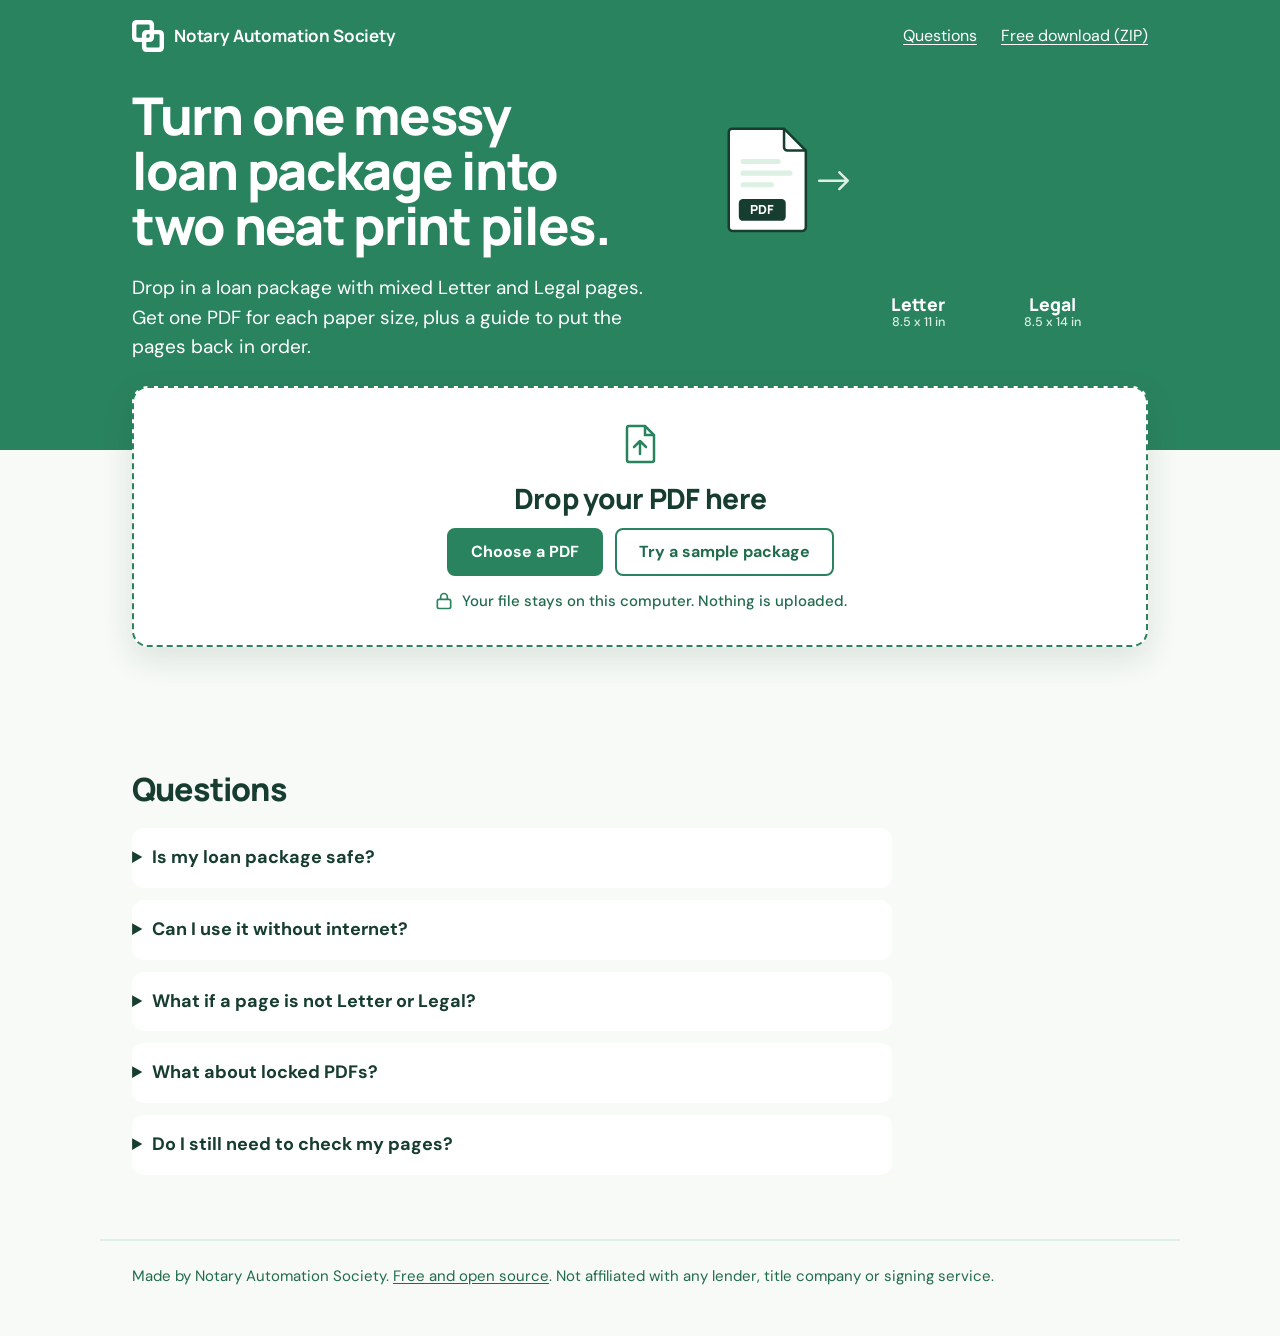
<file: index.html>
<!doctype html>
<html lang="en">
<head>
<meta charset="utf-8">
<meta name="viewport" content="width=device-width, initial-scale=1">
<!-- This rule stops the page from sending anything over the internet. Your PDF stays on your computer. -->
<meta http-equiv="Content-Security-Policy" content="default-src 'self'; script-src 'self'; style-src 'self'; font-src 'self'; img-src 'self' data: blob:; connect-src 'none'; form-action 'none'; base-uri 'none'; object-src 'none'">
<title>Notary Page Sorter</title>
<meta name="description" content="Split a mixed loan package into a Letter PDF and a Legal PDF for one-tray printers. Runs in your browser. Your file never leaves your computer.">
<meta property="og:type" content="website">
<meta property="og:title" content="Free Notary Page Sorter">
<meta property="og:description" content="Split Letter and Legal pages so any one-tray printer can handle a loan package. Your file never leaves your computer.">
<meta property="og:url" content="https://eptexas20.github.io/notary-page-sorter/">
<meta property="og:image" content="https://eptexas20.github.io/notary-page-sorter/docs/social-card.png">
<meta property="og:image:width" content="1280">
<meta property="og:image:height" content="640">
<meta property="og:image:alt" content="Free Notary Page Sorter: a PDF splits into a Letter pile and a Legal pile">
<meta name="twitter:card" content="summary_large_image">
<link rel="icon" href="assets/logo/nas-mark-forest-green.svg" type="image/svg+xml">
<link rel="stylesheet" href="styles.css">
<script src="vendor/pdf-lib.min.js" defer></script>
<script src="sample.js" defer></script>
<script src="app.js" defer></script>
</head>
<body class="nas-brand">
<a class="skip" href="#sorter">Skip to the sorter</a>

<div class="hero-band">
  <header class="top wrap">
    <span class="brand"><img src="assets/logo/nas-mark-white.svg" alt="" width="32" height="32"> Notary Automation Society</span>
    <nav class="top-nav" aria-label="Page">
      <a href="#faq">Questions</a>
      <a href="https://github.com/eptexas20/notary-page-sorter/archive/refs/heads/main.zip">Free download (ZIP)</a>
    </nav>
  </header>

  <section class="hero wrap" aria-labelledby="hero-title">
    <div class="hero-text">
      <h1 id="hero-title">Turn one messy loan package into two neat print piles.</h1>
      <p class="lede">Drop in a loan package with mixed Letter and Legal pages. Get one PDF for each paper size, plus a guide to put the pages back in order.</p>
    </div>

    <svg class="hero-art" viewBox="0 84 520 258" role="img" aria-labelledby="art-title">
      <title id="art-title">A PDF splits into a short Letter pile and a taller Legal pile</title>
      <g class="art-pdf">
        <path d="M24 98h62l26 26v92a4 4 0 0 1-4 4H24a4 4 0 0 1-4-4V102a4 4 0 0 1 4-4z" fill="#FFFFFF" stroke="#173D30" stroke-width="3"/>
        <path d="M86 98v22a4 4 0 0 0 4 4h22" fill="none" stroke="#173D30" stroke-width="3"/>
        <rect x="34" y="134" width="48" height="6" rx="3" fill="#DCF0E3"/>
        <rect x="34" y="148" width="62" height="6" rx="3" fill="#DCF0E3"/>
        <rect x="34" y="162" width="40" height="6" rx="3" fill="#DCF0E3"/>
        <rect x="32" y="182" width="56" height="26" rx="5" fill="#173D30"/>
        <text x="60" y="200" text-anchor="middle" class="art-pdf-label">PDF</text>
      </g>
      <path class="art-arrow" d="M128 160h34m-10-10 10 10-10 10" fill="none" stroke="#DCF0E3" stroke-width="3" stroke-linecap="round" stroke-linejoin="round"/>

      <g class="sheet letter d1"><rect x="196" y="173" width="92" height="119" rx="4"/><path d="M208 191h52M208 203h66M208 215h44"/></g>
      <g class="sheet letter d2"><rect x="199" y="169" width="92" height="119" rx="4"/><path d="M211 187h52M211 199h66M211 211h44"/></g>
      <g class="sheet letter d4"><rect x="202" y="165" width="92" height="119" rx="4"/><path d="M214 183h52M214 195h66M214 207h44"/></g>
      <g class="sheet letter d7"><rect x="205" y="161" width="92" height="119" rx="4"/><path d="M217 179h52M217 191h66M217 203h44"/></g>

      <g class="sheet legal d3"><rect x="356" y="140" width="92" height="152" rx="4"/><path d="M368 158h52M368 170h66M368 182h44"/></g>
      <g class="sheet legal d5"><rect x="359" y="136" width="92" height="152" rx="4"/><path d="M371 154h52M371 166h66M371 178h44"/></g>
      <g class="sheet legal d6"><rect x="362" y="132" width="92" height="152" rx="4"/><path d="M374 150h52M374 162h66M374 174h44"/></g>

      <text x="246" y="316" text-anchor="middle" class="art-name">Letter</text>
      <text x="246" y="334" text-anchor="middle" class="art-size">8.5 x 11 in</text>
      <text x="406" y="316" text-anchor="middle" class="art-name">Legal</text>
      <text x="406" y="334" text-anchor="middle" class="art-size">8.5 x 14 in</text>
    </svg>
  </section>
</div>

<main id="sorter" class="wrap sorter" tabindex="-1">
  <div class="drop" id="drop">
    <input type="file" id="file" accept="application/pdf,.pdf" class="visually-hidden" tabindex="-1">
    <svg class="drop-icon" viewBox="0 0 48 48" width="48" height="48" aria-hidden="true"><path d="M13 6h16l9 9v25a2 2 0 0 1-2 2H13a2 2 0 0 1-2-2V8a2 2 0 0 1 2-2z" fill="#FFFFFF" stroke="currentColor" stroke-width="2.5"/><path d="M29 6v9h9" fill="none" stroke="currentColor" stroke-width="2.5"/><path d="M24 34V21m-6 6 6-6 6 6" fill="none" stroke="currentColor" stroke-width="2.5" stroke-linecap="round" stroke-linejoin="round"/></svg>
    <h2 class="drop-title">Drop your PDF here</h2>
    <div class="drop-actions">
      <button type="button" class="button" id="choose">Choose a PDF</button>
      <button type="button" class="button ghost" id="sample">Try a sample package</button>
    </div>
    <p class="drop-promise">
      <svg viewBox="0 0 24 24" width="20" height="20" aria-hidden="true"><rect x="4" y="10" width="16" height="11" rx="2" fill="none" stroke="currentColor" stroke-width="2"/><path d="M8 10V7a4 4 0 0 1 8 0v3" fill="none" stroke="currentColor" stroke-width="2"/></svg>
      Your file stays on this computer. Nothing is uploaded.
    </p>
  </div>

  <form class="unlock" id="unlock" hidden>
    <label for="password" id="unlock-label">This PDF is locked. Type its password to sort it.</label>
    <div class="unlock-row">
      <input id="password" type="password" autocomplete="off" spellcheck="false">
      <button type="submit" class="button">Unlock and sort</button>
    </div>
    <p class="hint">The password stays on this computer too.</p>
  </form>

  <p class="status" id="status" role="status" aria-live="polite"></p>

  <section class="results" id="results" hidden aria-labelledby="result-title">
    <div class="results-head">
      <div>
        <h2 id="result-title" tabindex="-1">Sorted.</h2>
        <p class="result-file" id="result-file"></p>
      </div>
      <div class="results-head-actions">
        <a class="text-link" id="sample-dl" hidden download="sample-loan-package.pdf">Download the sample</a>
        <button type="button" class="button ghost" id="reset">Sort another PDF</button>
      </div>
    </div>

    <div class="block map-block">
      <h3>Your package, page by page</h3>
      <ul class="key" aria-label="Key">
        <li id="key-letter"><span class="swatch letter"></span>Letter, 8.5 x 11</li>
        <li id="key-legal"><span class="swatch legal"></span>Legal, 8.5 x 14</li>
        <li class="key-odd" id="key-odd" hidden><span class="swatch odd"></span>Other size, check it</li>
      </ul>
      <ol class="map" id="map" aria-label="Pages in order"></ol>
      <p class="odd-note" id="odd-note" hidden></p>
    </div>

    <ol class="steps" id="steps" aria-label="Print steps">
      <li class="step letter" id="step-letter">
        <h3>Print on Letter paper</h3>
        <p class="step-count" id="letter-count"></p>
        <a class="button" id="letter-dl" download>Download Letter PDF</a>
      </li>
      <li class="step legal" id="step-legal">
        <h3>Print on Legal paper</h3>
        <p class="step-count" id="legal-count"></p>
        <a class="button" id="legal-dl" download>Download Legal PDF</a>
      </li>
      <li class="step restack-step" id="step-restack">
        <p class="print-only print-file" id="print-file"></p>
        <h3>Put the pages back in order</h3>
        <p class="restack-intro">Turn both printed piles face up, first page on top. Then take sheets off the top in this order:</p>
        <ol class="restack" id="restack"></ol>
        <button type="button" class="button ghost no-print" id="print-guide">Print this guide</button>
      </li>
    </ol>
  </section>
</main>

<section id="faq" class="faq-section wrap no-print" aria-labelledby="faq-title">
  <h2 id="faq-title">Questions</h2>
  <div class="faq">
    <details>
      <summary>Is my loan package safe?</summary>
      <p>Yes. The page has a built-in rule that blocks it from sending anything over the internet. Your PDF is read on your computer and the two new PDFs are made on your computer. To test it, turn off your Wi-Fi and sort a file.</p>
    </details>
    <details>
      <summary>Can I use it without internet?</summary>
      <p>Yes. <a href="https://github.com/eptexas20/notary-page-sorter/archive/refs/heads/main.zip">Download the free copy</a>, right-click the ZIP file and choose Extract All, then double-click index.html in the new folder.</p>
    </details>
    <details>
      <summary>What if a page is not Letter or Legal?</summary>
      <p>It goes in the closest pile and gets a dashed outline on the page map, so you can check it before you print.</p>
    </details>
    <details>
      <summary>What about locked PDFs?</summary>
      <p>Many packages are locked but open without a password. Those sort right away. If yours needs a password, the page asks for it.</p>
    </details>
    <details>
      <summary>Do I still need to check my pages?</summary>
      <p>Yes. Always count your printed sheets and compare them with the original package before a signing. This tool helps with printing. It does not check documents.</p>
    </details>
  </div>
</section>

<footer class="foot wrap no-print">
  <p>Made by Notary Automation Society. <a href="https://github.com/eptexas20/notary-page-sorter">Free and open source</a>. Not affiliated with any lender, title company or signing service.</p>
</footer>
</body>
</html>
</file>
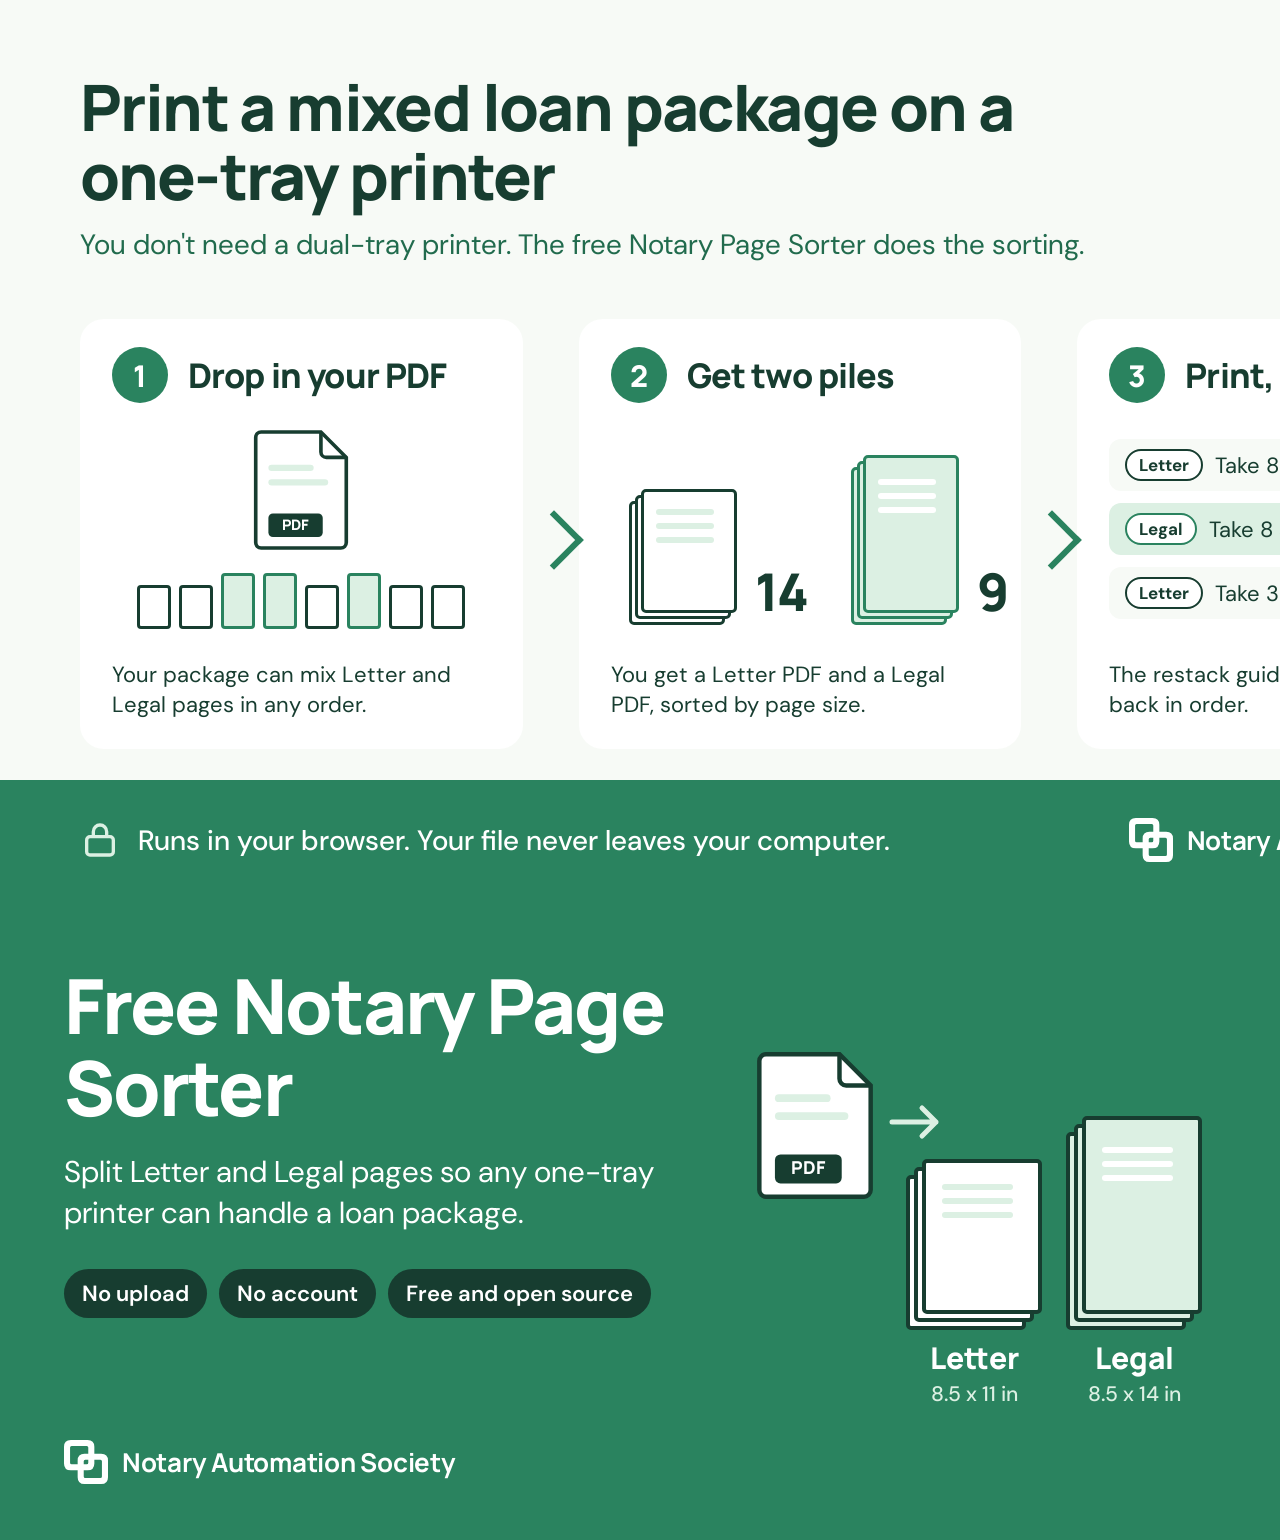
<file: docs/source/visuals.html>
<!doctype html>
<html lang="en">
<head>
<meta charset="utf-8">
<title>Page Sorter visuals</title>
<!-- Source for docs/how-it-works.png and docs/social-card.png. Each artboard is a fixed size. -->
<style>
@font-face{font-family:Manrope;src:url('../../assets/fonts/Manrope-Variable.ttf') format('truetype');font-weight:200 800}
@font-face{font-family:'DM Sans';src:url('../../assets/fonts/DMSans-Variable.ttf') format('truetype');font-weight:100 1000}
:root{--deep:#173D30;--forest:#2A835F;--soft:#F7FAF6;--mint:#DCF0E3;--link:#216B4D;--white:#fff}
*{box-sizing:border-box;margin:0}
body{background:#888;font-family:'DM Sans',Arial,sans-serif;color:var(--deep)}
h1,h2,h3{font-family:Manrope,Arial,sans-serif;font-weight:800;letter-spacing:-.025em;line-height:1.08}
.board{position:relative;overflow:hidden}

/* Shared paper drawings */
.sheet{position:absolute;border:3px solid var(--deep);border-radius:5px;background:var(--white)}
.sheet.legal{background:var(--mint);border-color:var(--forest)}
.sheet::before{content:"";position:absolute;left:14%;right:22%;top:14%;height:6px;border-radius:3px;background:var(--mint);box-shadow:0 14px 0 var(--mint),0 28px 0 var(--mint)}
.sheet.legal::before{background:var(--white);box-shadow:0 14px 0 var(--white),0 28px 0 var(--white)}

/* ---------- How it works: 1600 x 900 ---------- */
#how{width:1600px;height:900px;background:var(--soft);padding:72px 80px 0}
#how h1{font-size:64px;max-width:1100px}
#how .sub{margin-top:16px;font-size:28px;color:var(--link)}
.panels{display:grid;grid-template-columns:1fr 1fr 1fr;gap:56px;margin-top:56px}
.panel{position:relative;height:430px;background:var(--white);border-radius:24px;padding:32px 32px 0}
.panel .n{position:absolute;top:28px;left:32px;width:56px;height:56px;border-radius:50%;background:var(--forest);color:var(--white);font:800 30px Manrope,Arial,sans-serif;display:flex;align-items:center;justify-content:center}
.panel h2{margin-left:76px;margin-top:6px;font-size:34px}
.panel p{position:absolute;left:32px;right:32px;bottom:30px;font-size:22px;line-height:1.35}
.panel + .panel::before{content:"";position:absolute;left:-46px;top:200px;width:36px;height:36px;border-top:6px solid var(--forest);border-right:6px solid var(--forest);transform:rotate(45deg)}
.stage{position:absolute;left:32px;right:32px;top:110px;height:200px}
.strip{position:absolute;left:0;right:0;bottom:0;display:flex;align-items:flex-end;justify-content:center;gap:8px}
.strip span{width:34px;height:44px;border:3px solid var(--deep);border-radius:4px;background:var(--white)}
.strip span.g{height:56px;background:var(--mint);border-color:var(--forest)}
.nowrap{white-space:nowrap}
.pdf{position:absolute;left:50%;top:0;margin-left:-48px}
#card .pdf{left:40px;top:40px;margin:0}
#card .arrow{position:absolute;left:170px;top:92px}
#card .art .sheet.legal{border-color:var(--deep)}
.pile2{position:absolute;bottom:4px}
.pile2 .sheet{left:0;bottom:0;width:96px}
.pile2 .count{position:absolute;bottom:-2px;font:800 52px Manrope,Arial,sans-serif;letter-spacing:-.03em}
.chips{position:absolute;inset:0;display:flex;flex-direction:column;gap:12px;justify-content:center}
.chips div{display:flex;align-items:center;gap:12px;font-size:22px;padding:10px 16px;border-radius:12px;background:var(--soft)}
.chips div.g{background:var(--mint)}
.chips i{font-style:normal;font-weight:700;font-size:17px;padding:3px 12px;border-radius:99px;border:2.5px solid var(--deep);background:var(--white)}
.chips div.g i{border-color:var(--forest)}
.band{position:absolute;left:0;right:0;bottom:0;height:120px;background:var(--forest);color:var(--white);display:flex;align-items:center;justify-content:space-between;padding:0 80px;font-size:28px;font-weight:500}
.band .lock{display:flex;align-items:center;gap:18px}
.brand{display:flex;align-items:center;gap:14px;font:700 26px Manrope,Arial,sans-serif;letter-spacing:-.01em}

/* ---------- Social card: 1280 x 640 ---------- */
#card{width:1280px;height:640px;background:var(--forest);color:var(--white);padding:64px}
#card h1{font-size:76px;max-width:640px}
#card .sub{margin-top:24px;font-size:30px;line-height:1.35;max-width:600px}
#card .tags{display:flex;gap:12px;margin-top:36px}
#card .tags span{padding:10px 18px;border-radius:99px;background:var(--deep);font-size:22px;font-weight:600}
#card .brand{position:absolute;left:64px;bottom:56px}
#card .art{position:absolute;right:64px;top:110px;width:500px;height:420px}
#card .art .sheet{border-width:4px}
.lbl{position:absolute;text-align:center;font:800 30px Manrope,Arial,sans-serif;color:var(--white)}
.lbl small{display:block;font:500 21px 'DM Sans',Arial,sans-serif;color:var(--mint);margin-top:2px}
</style>
</head>
<body>

<section id="how" class="board">
  <h1>Print a mixed loan package on a <span class="nowrap">one-tray printer</span></h1>
  <p class="sub">You don't need a dual-tray printer. The free Notary Page Sorter does the sorting.</p>
  <div class="panels">
    <div class="panel">
      <span class="n">1</span><h2>Drop in your PDF</h2>
      <div class="stage">
        <svg class="pdf" viewBox="-3 -3 106 134" width="96" height="122" aria-hidden="true"><path d="M6 0h66l28 28v94a6 6 0 0 1-6 6H6a6 6 0 0 1-6-6V6a6 6 0 0 1 6-6z" fill="#fff" stroke="#173D30" stroke-width="4"/><path d="M72 0v22a6 6 0 0 0 6 6h22" fill="none" stroke="#173D30" stroke-width="4"/><rect x="14" y="36" width="50" height="7" rx="3.5" fill="#DCF0E3"/><rect x="14" y="52" width="66" height="7" rx="3.5" fill="#DCF0E3"/><rect x="14" y="90" width="60" height="26" rx="5" fill="#173D30"/><text x="44" y="108" text-anchor="middle" font-family="Manrope" font-weight="800" font-size="16" fill="#fff">PDF</text></svg>
        <div class="strip"><span></span><span></span><span class="g"></span><span class="g"></span><span></span><span class="g"></span><span></span><span></span></div>
      </div>
      <p>Your package can mix Letter and Legal pages in any order.</p>
    </div>
    <div class="panel">
      <span class="n">2</span><h2>Get two piles</h2>
      <div class="stage">
        <div class="pile2" style="left:18px">
          <div class="sheet" style="height:124px;left:0;bottom:0"></div>
          <div class="sheet" style="height:124px;left:6px;bottom:6px"></div>
          <div class="sheet" style="height:124px;left:12px;bottom:12px"></div>
          <div class="count" style="left:126px">14</div>
        </div>
        <div class="pile2" style="left:240px">
          <div class="sheet legal" style="height:158px;left:0;bottom:0"></div>
          <div class="sheet legal" style="height:158px;left:6px;bottom:6px"></div>
          <div class="sheet legal" style="height:158px;left:12px;bottom:12px"></div>
          <div class="count" style="left:126px">9</div>
        </div>
      </div>
      <p>You get a Letter PDF and a Legal PDF, sorted by page size.</p>
    </div>
    <div class="panel">
      <span class="n">3</span><h2>Print, then restack</h2>
      <div class="stage">
        <div class="chips">
          <div><i>Letter</i> Take 8 sheets</div>
          <div class="g"><i>Legal</i> Take 8 sheets</div>
          <div><i>Letter</i> Take 3 sheets</div>
        </div>
      </div>
      <p>The restack guide puts every page back in order.</p>
    </div>
  </div>
  <div class="band">
    <span class="lock"><svg viewBox="0 0 24 24" width="40" height="40" aria-hidden="true"><rect x="4" y="10" width="16" height="11" rx="2" fill="none" stroke="#DCF0E3" stroke-width="2"/><path d="M8 10V7a4 4 0 0 1 8 0v3" fill="none" stroke="#DCF0E3" stroke-width="2"/></svg>Runs in your browser. Your file never leaves your computer.</span>
    <span class="brand"><img src="../../assets/logo/nas-mark-white.svg" width="44" height="44" alt="">Notary Automation Society</span>
  </div>
</section>

<section id="card" class="board">
  <h1>Free Notary Page Sorter</h1>
  <p class="sub">Split Letter and Legal pages so any one-tray printer can handle a loan package.</p>
  <div class="tags"><span>No upload</span><span>No account</span><span>Free and open source</span></div>
  <div class="art">
    <svg class="pdf" viewBox="-3 -3 106 134" width="118" height="151" aria-hidden="true"><path d="M6 0h66l28 28v94a6 6 0 0 1-6 6H6a6 6 0 0 1-6-6V6a6 6 0 0 1 6-6z" fill="#fff" stroke="#173D30" stroke-width="4"/><path d="M72 0v22a6 6 0 0 0 6 6h22" fill="none" stroke="#173D30" stroke-width="4"/><rect x="14" y="36" width="50" height="7" rx="3.5" fill="#DCF0E3"/><rect x="14" y="52" width="66" height="7" rx="3.5" fill="#DCF0E3"/><rect x="14" y="90" width="60" height="26" rx="5" fill="#173D30"/><text x="44" y="108" text-anchor="middle" font-family="Manrope" font-weight="800" font-size="16" fill="#fff">PDF</text></svg>
    <svg class="arrow" viewBox="0 0 60 40" width="60" height="40" aria-hidden="true"><path d="M6 20h44m-14-14 14 14-14 14" fill="none" stroke="#DCF0E3" stroke-width="5" stroke-linecap="round" stroke-linejoin="round"/></svg>
    <div class="sheet" style="left:190px;bottom:100px;width:120px;height:155px"></div>
    <div class="sheet" style="left:198px;bottom:108px;width:120px;height:155px"></div>
    <div class="sheet" style="left:206px;bottom:116px;width:120px;height:155px"></div>
    <div class="sheet legal" style="left:350px;bottom:100px;width:120px;height:198px"></div>
    <div class="sheet legal" style="left:358px;bottom:108px;width:120px;height:198px"></div>
    <div class="sheet legal" style="left:366px;bottom:116px;width:120px;height:198px"></div>
    <div class="lbl" style="left:190px;width:136px;bottom:22px">Letter<small>8.5 x 11 in</small></div>
    <div class="lbl" style="left:350px;width:136px;bottom:22px">Legal<small>8.5 x 14 in</small></div>
  </div>
  <span class="brand"><img src="../../assets/logo/nas-mark-white.svg" width="44" height="44" alt="">Notary Automation Society</span>
</section>

</body>
</html>
</file>
<file: styles.css>
/* Notary Page Sorter. Colors, fonts and spacing follow the Notary Automation Society brand kit v1.1. */
@font-face{font-family:Manrope;src:url('assets/fonts/Manrope-Variable.ttf') format('truetype');font-style:normal;font-weight:200 800;font-display:swap}
@font-face{font-family:'DM Sans';src:url('assets/fonts/DMSans-Variable.ttf') format('truetype');font-style:normal;font-weight:100 1000;font-display:swap}

:root{
  --deep:#173D30;
  --forest:#2A835F;
  --soft:#F7FAF6;
  --mint:#DCF0E3;
  --link:#216B4D;
  --white:#FFFFFF;
  --heading:Manrope,Arial,sans-serif;
  --body:'DM Sans',Arial,sans-serif;
  --card:16px;
  --btn:8px;
  /* Paper shapes: Letter is 8.5 x 11, Legal is 8.5 x 14. */
  --tile-w:30px;
  --tile-letter:39px;
  --tile-legal:49px;
}

*,*::before,*::after{box-sizing:border-box}
html{scroll-behavior:smooth;accent-color:var(--forest);caret-color:var(--deep)}
body{margin:0;background:var(--soft);color:var(--deep);font-family:var(--body);font-size:18px;line-height:1.55;-webkit-font-smoothing:antialiased}
::selection{background:var(--mint);color:var(--deep)}
h1,h2,h3{font-family:var(--heading);font-weight:800;letter-spacing:-.025em;line-height:1.15;margin:0;text-wrap:balance}
p{margin:0}
a{color:var(--link);text-decoration:underline;text-underline-offset:.16em}
:focus-visible{outline:3px solid var(--deep);outline-offset:4px}
.wrap{width:100%;max-width:1080px;margin:0 auto;padding:0 16px}
@media(min-width:720px){.wrap{padding:0 32px}}
.visually-hidden{position:absolute!important;width:1px;height:1px;overflow:hidden;clip:rect(0 0 0 0);white-space:nowrap}
.skip{position:absolute;left:16px;top:-60px;background:var(--white);color:var(--deep);padding:8px 16px;border-radius:var(--btn);z-index:10}
.skip:focus{top:16px}
.print-only{display:none}
[hidden]{display:none!important}

/* Buttons */
.button{display:inline-flex;align-items:center;justify-content:center;gap:8px;min-height:48px;border:2px solid var(--forest);border-radius:var(--btn);background:var(--forest);color:var(--white);font-family:var(--body);font-size:16px;font-weight:700;line-height:1.2;padding:12px 22px;text-decoration:none;cursor:pointer;transition:background-color 180ms ease,border-color 180ms ease,color 180ms ease}
.button:hover{background:var(--deep);border-color:var(--deep)}
.button.ghost{background:transparent;color:var(--link)}
.button.ghost:hover{background:var(--mint);border-color:var(--forest);color:var(--deep)}
.text-link{font-size:16px;font-weight:500}

/* Hero band */
.hero-band{background:var(--forest);color:var(--white);padding-bottom:88px}
.hero-band :focus-visible{outline-color:var(--white)}
.top{display:flex;align-items:center;justify-content:space-between;gap:12px 16px;flex-wrap:wrap;padding-top:20px;padding-bottom:20px}
.brand{display:inline-flex;align-items:center;gap:10px;font-family:var(--heading);font-weight:700;font-size:17px;letter-spacing:-.01em}
.top-nav{display:flex;gap:24px;font-size:16px}
.top-nav a{color:var(--white)}
.hero{display:grid;gap:24px;align-items:center;padding-top:8px}
@media(min-width:880px){.hero{grid-template-columns:1.1fr .9fr;gap:48px;padding-top:16px}}
.hero h1{font-size:clamp(36px,4.6vw,52px);line-height:1.06;max-width:18ch}
.lede{margin-top:20px;font-size:19px;max-width:34em}
.hero-art{width:100%;max-width:440px;height:auto;justify-self:center;overflow:visible}
@media(max-width:599px){.hero-art{display:none}}

/* Hero art: the sheets deal out of the PDF into their piles once, on load. */
.art-pdf-label{font-family:var(--heading);font-weight:800;font-size:15px;fill:var(--white)}
.art-name{font-family:var(--heading);font-weight:800;font-size:21px;fill:var(--white)}
.art-size{font-family:var(--body);font-size:15px;font-weight:500;fill:var(--mint)}
.sheet rect{stroke:var(--deep);stroke-width:2.5}
.sheet path{stroke:var(--mint);stroke-width:5;stroke-linecap:round}
.sheet.letter rect{fill:var(--white)}
.sheet.legal rect{fill:var(--mint)}
.sheet.legal path{stroke:var(--white)}
.sheet{transform-box:fill-box;transform-origin:center;animation:deal 650ms cubic-bezier(.2,.75,.25,1) var(--d) both}
.d1{--fx:-176px;--fy:-75px;--d:.45s}
.d2{--fx:-179px;--fy:-71px;--d:.67s}
.d3{--fx:-336px;--fy:-58px;--d:.89s}
.d4{--fx:-182px;--fy:-67px;--d:1.11s}
.d5{--fx:-339px;--fy:-54px;--d:1.33s}
.d6{--fx:-342px;--fy:-50px;--d:1.55s}
.d7{--fx:-185px;--fy:-63px;--d:1.77s}
@keyframes deal{
  from{opacity:0;transform:translate(var(--fx),var(--fy)) scale(.35) rotate(-12deg)}
  40%{opacity:1}
  to{opacity:1;transform:none}
}

/* Drop zone */
.sorter{position:relative;margin-top:-64px;padding-bottom:64px;outline:none}
.drop{display:flex;flex-direction:column;align-items:center;text-align:center;gap:14px;padding:32px 24px;background:var(--white);border:2px dashed var(--forest);border-radius:var(--card);box-shadow:0 12px 32px rgba(23,61,48,.12);transition:background-color 180ms ease,border-color 180ms ease}
.drop.over{background:var(--mint);border-style:solid;border-color:var(--deep)}
.drop.busy{opacity:.7;pointer-events:none}
.drop-icon{color:var(--forest)}
.drop-title{font-size:28px}
.drop-actions{display:flex;flex-wrap:wrap;gap:12px;justify-content:center}
.drop-promise{display:flex;align-items:center;gap:8px;font-size:15px;font-weight:500;color:var(--link)}
.drop-promise svg{flex:none;color:var(--forest)}

.unlock{margin-top:24px;padding:24px;background:var(--white);border-radius:var(--card);border:2px solid var(--deep)}
.unlock label{display:block;font-weight:700;margin-bottom:12px}
.unlock-row{display:flex;flex-wrap:wrap;gap:12px}
.unlock input{flex:1 1 220px;min-height:48px;padding:10px 14px;font:inherit;color:var(--deep);border:2px solid var(--deep);border-radius:var(--btn);background:var(--soft)}
.hint{margin-top:10px;font-size:15px;color:var(--link)}

.status{margin-top:16px;min-height:1.55em;font-weight:500;text-align:center}
.status.error{background:var(--white);border:2px solid var(--deep);border-radius:12px;padding:14px 16px;text-align:left}

/* Results */
.results{margin-top:24px;display:grid;gap:32px}
.results-head{display:flex;flex-wrap:wrap;gap:16px;align-items:flex-end;justify-content:space-between}
.results-head h2{font-size:clamp(30px,5vw,44px);outline:none}
.result-file{margin-top:6px;color:var(--link);overflow-wrap:anywhere}
.results-head-actions{display:flex;flex-wrap:wrap;gap:16px;align-items:center}
.block{background:var(--white);border-radius:var(--card);padding:24px}
@media(min-width:720px){.block{padding:32px}}
.block h3{font-size:24px}

.key{display:flex;flex-wrap:wrap;gap:8px 24px;list-style:none;padding:0;margin:12px 0 24px;font-size:15px}
.key li{display:flex;align-items:center;gap:8px}
.swatch{display:inline-block;width:14px;height:18px;border-radius:2px;border:2px solid var(--deep);background:var(--white)}
.swatch.legal{height:23px;background:var(--mint);border-color:var(--forest)}
.swatch.odd{border-style:dashed;background:var(--soft)}

/* Page map: each tile is a tiny sheet of paper, drawn to scale. */
.map{display:flex;flex-wrap:wrap;align-items:flex-end;gap:10px 6px;list-style:none;margin:0;padding:0}
.tile{position:relative;flex:none;width:var(--tile-w);height:var(--tile-letter);display:flex;align-items:flex-end;justify-content:center;padding-bottom:3px;border:2px solid var(--deep);border-radius:3px;background:var(--white);font-size:11px;font-weight:700;line-height:1;font-variant-numeric:tabular-nums;color:var(--deep);animation:tile-in 240ms ease-out var(--t,0ms) backwards}
.tile.legal{height:var(--tile-legal);background:var(--mint);border-color:var(--forest)}
.tile.odd{border-style:dashed;background:var(--soft)}
.tile.odd::after{content:"!";position:absolute;top:2px;left:0;right:0;text-align:center;font-size:12px}
@keyframes tile-in{from{opacity:0;transform:translateY(10px) scale(.85)}}
.odd-note{margin-top:20px;font-size:16px}

/* Steps: print Letter, print Legal, restack. Each print step is drawn like its paper. */
.steps{display:grid;gap:16px;margin:0;padding:0;list-style:none;counter-reset:step}
@media(min-width:720px){.steps{grid-template-columns:1fr 1fr;gap:24px}}
.steps.single .step{grid-column:1/-1}
.step{counter-increment:step;position:relative;display:flex;flex-direction:column;align-items:flex-start;gap:6px;padding:24px 24px 24px 76px;border-radius:var(--card);background:var(--white);border:2px solid var(--deep)}
.step::before{content:counter(step);position:absolute;left:24px;top:22px;width:36px;height:36px;border-radius:50%;background:var(--forest);color:var(--white);font-family:var(--heading);font-weight:800;font-size:17px;display:flex;align-items:center;justify-content:center}
.step h3{font-size:22px}
.step-count{font-size:16px;color:var(--link)}
.step .button{margin-top:10px}
.step.legal{background:var(--mint);border-color:var(--forest)}
.restack-step{grid-column:1/-1;border-color:var(--mint)}
@media(max-width:479px){.step{padding:20px 20px 20px 64px}.step::before{left:16px;top:18px}}
.restack-intro{max-width:40em}
/* One straight list on screen, read top to bottom like the stack itself. */
.restack{align-self:stretch;display:grid;gap:8px;max-width:640px;margin:12px 0 0;padding:0;list-style:none;counter-reset:take}
.restack li{counter-increment:take;position:relative;display:flex;flex-wrap:wrap;align-items:center;gap:2px 10px;padding:8px 14px 8px 46px;border-radius:10px;background:var(--soft);min-height:48px}
.restack li::before{content:counter(take);position:absolute;left:10px;top:10px;width:26px;height:26px;border-radius:50%;border:2px solid var(--deep);background:var(--white);font-family:var(--heading);font-weight:800;font-size:13px;font-variant-numeric:tabular-nums;display:flex;align-items:center;justify-content:center}
.restack li.legal{background:var(--mint)}
.chip{display:inline-block;padding:2px 10px;border-radius:999px;border:2px solid var(--deep);background:var(--white);font-size:14px;font-weight:700}
.chip.legal{border-color:var(--forest)}
.restack .pages{margin-left:auto;font-size:15px;color:var(--link)}
@media(max-width:479px){.restack .pages{flex-basis:100%;margin-left:0}}
#print-guide{margin-top:6px}

/* Questions */
.faq-section{padding-top:16px;padding-bottom:64px}
.faq-section h2{font-size:32px}
.faq{margin-top:20px;display:grid;gap:12px;max-width:760px}
.faq details{background:var(--white);border-radius:12px;padding:0 20px}
.faq summary{cursor:pointer;padding:16px 0;font-weight:700;list-style-position:outside}
.faq details p{padding-bottom:18px}

.foot{padding-top:24px;padding-bottom:48px;font-size:15px;color:var(--link);border-top:2px solid var(--mint)}

@media(prefers-reduced-motion:reduce){
  html{scroll-behavior:auto}
  *,*::before,*::after{animation:none!important;transition:none!important}
}

/* Printing the restack guide prints only step 3. */
@media print{
  body{background:#fff;font-size:12pt}
  .hero-band,.drop,.unlock,.status,.results-head,.map-block,#step-letter,#step-legal,.no-print{display:none!important}
  .sorter{margin:0;padding:0}
  .results,.steps{display:block!important;margin:0}
  .restack-step{padding:0;border:0}
  .restack-step::before{display:none}
  .print-only{display:block}
  .print-file{font-weight:700;margin-bottom:12pt}
  .restack{display:block;max-width:none;columns:2;column-gap:12pt}
  .restack li{break-inside:avoid;margin-bottom:6pt}
  .restack li,.restack li::before{-webkit-print-color-adjust:exact;print-color-adjust:exact}
}
</file>
